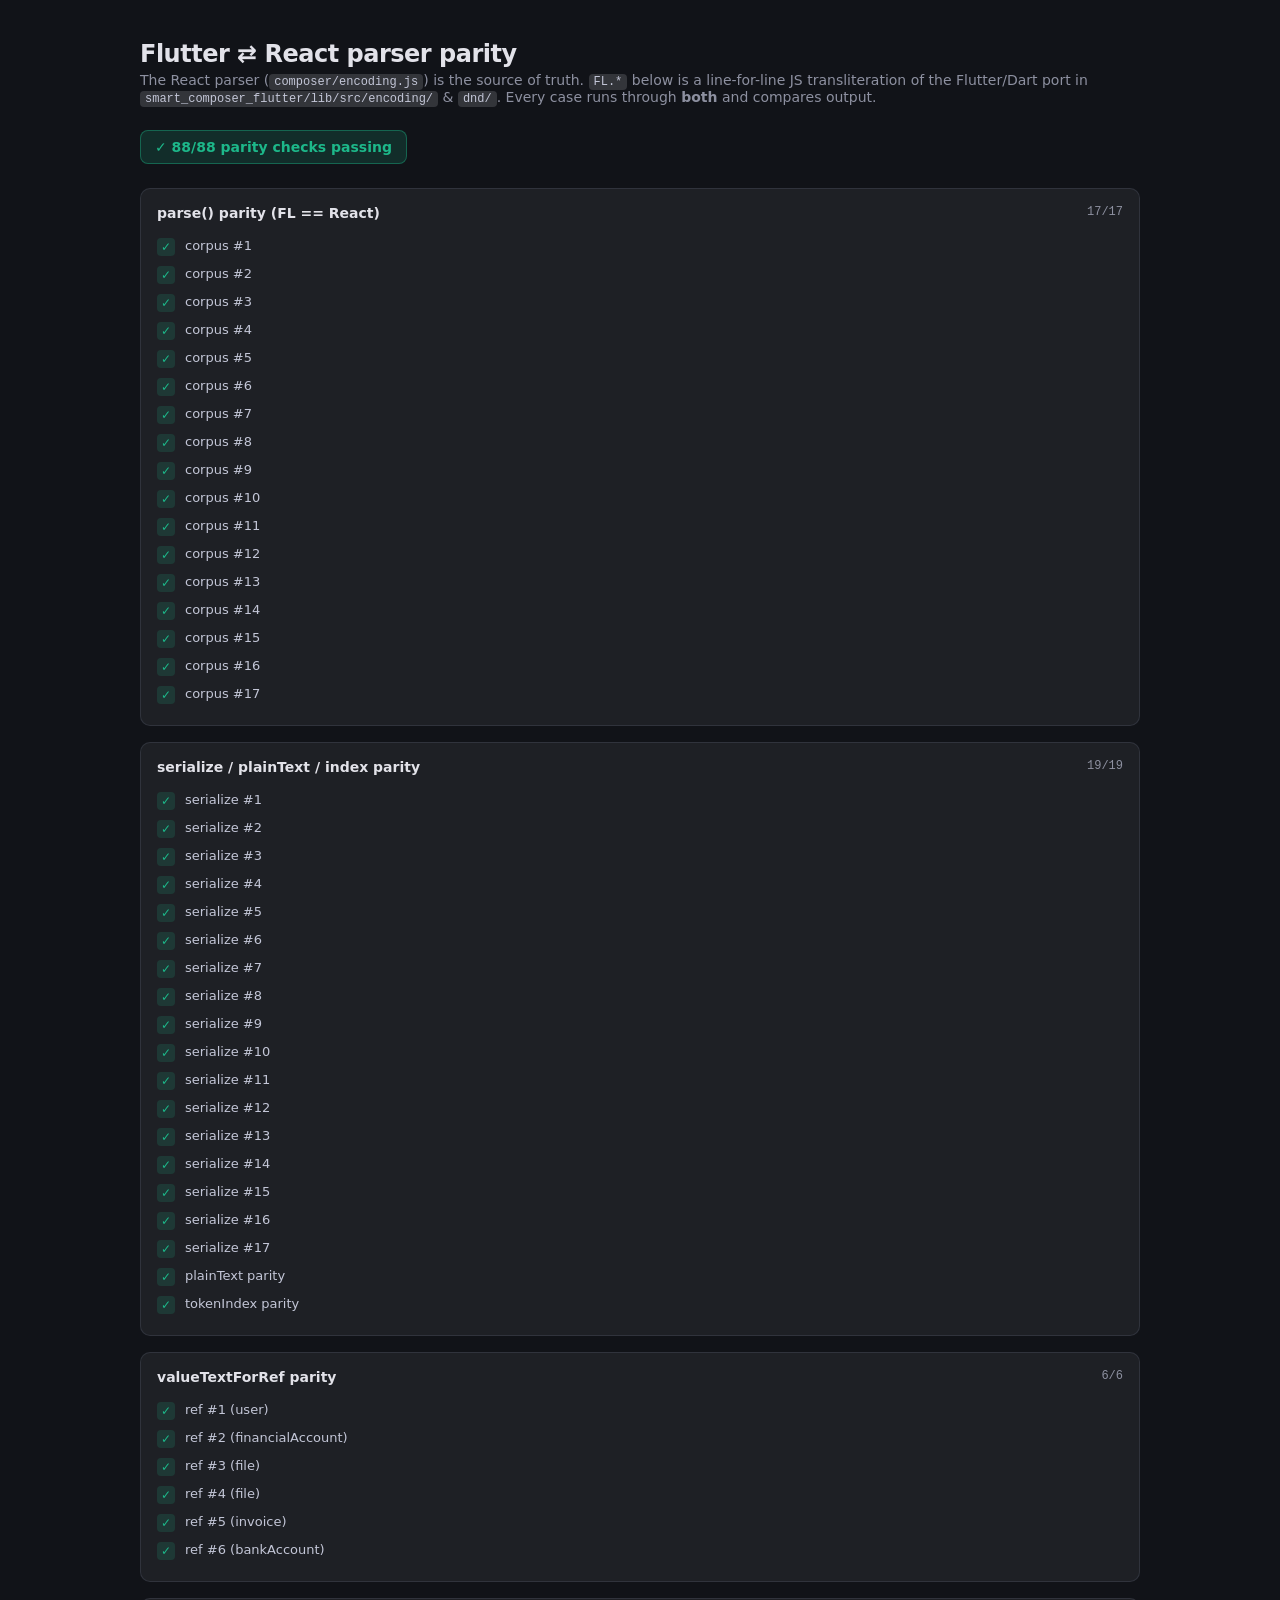
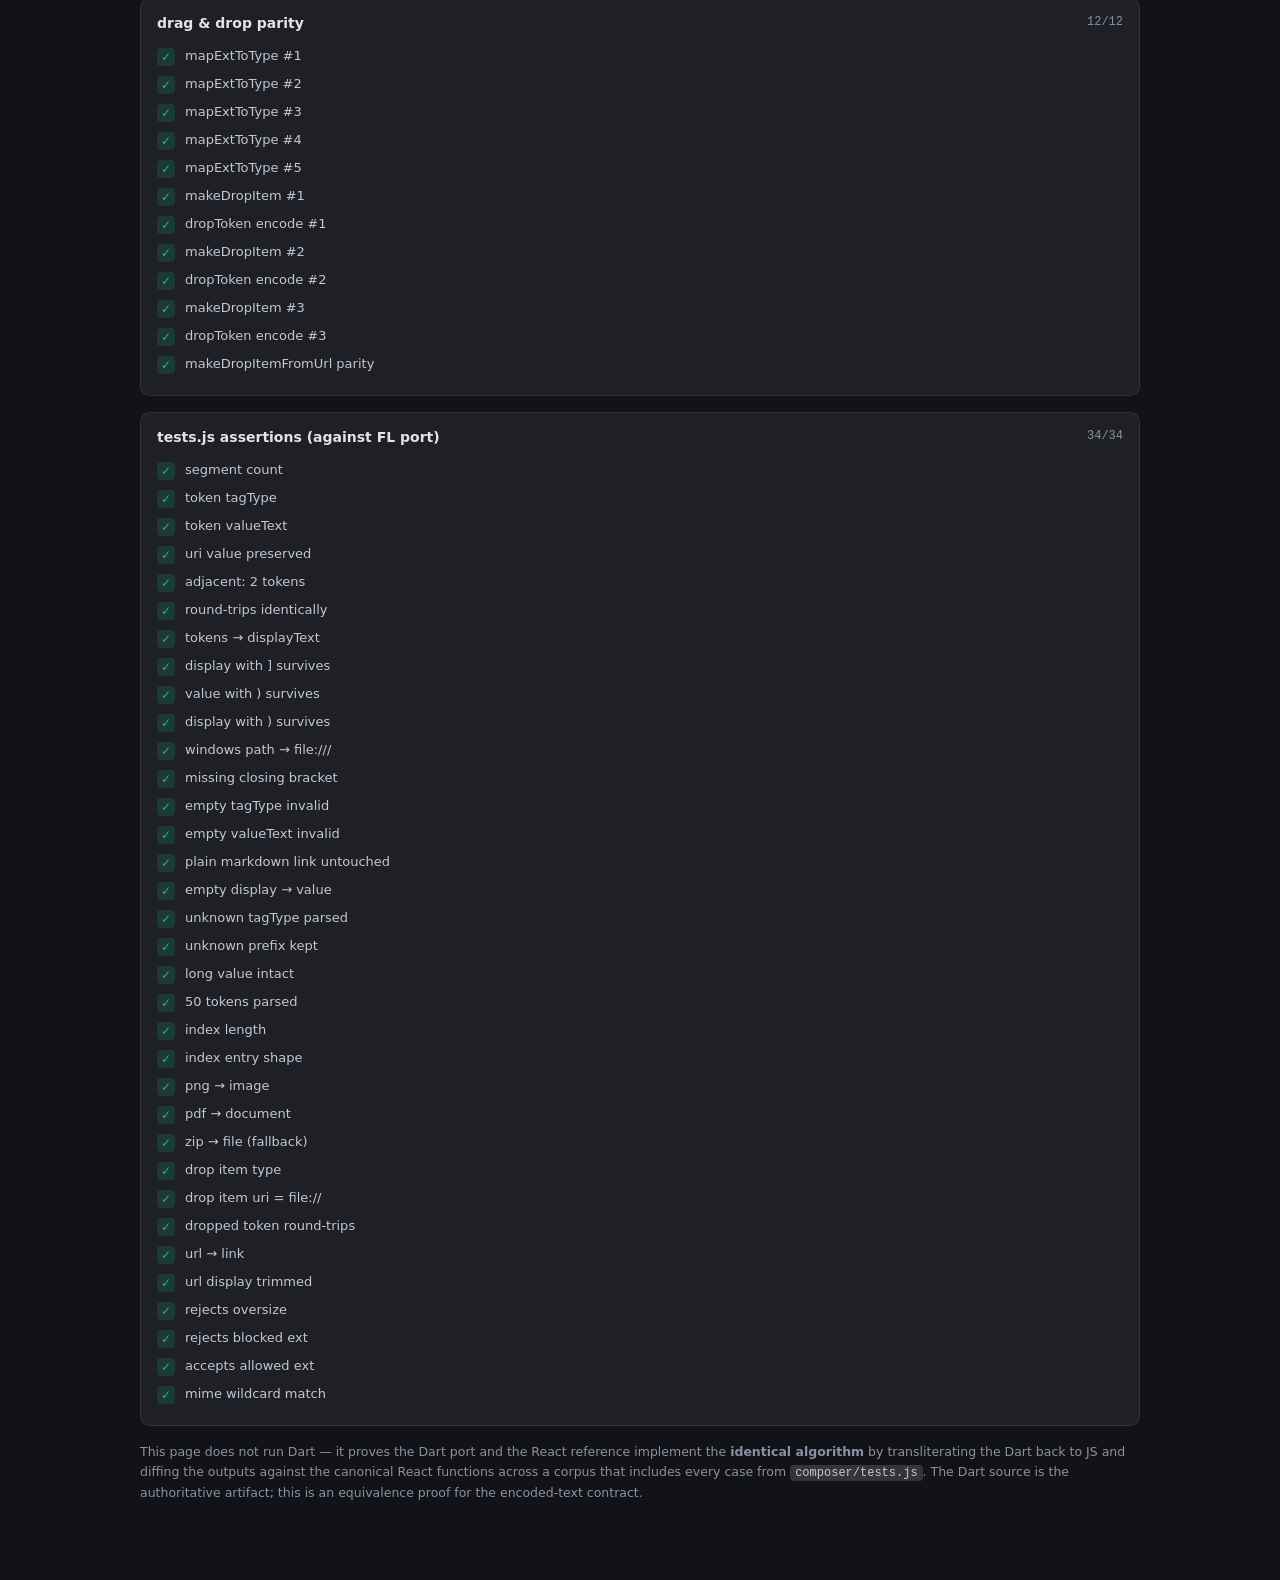
<file: docs/parser-parity.html>
<!DOCTYPE html>
<html lang="en" data-theme="dark">
<head>
<meta charset="UTF-8" />
<meta name="viewport" content="width=device-width, initial-scale=1" />
<title>SmartComposer · Flutter ⇄ React parser parity</title>
<style>
  :root{
    --bg:#111318; --card:#1E2025; --bg2:#33353A; --border:rgba(67,70,84,.5);
    --fg1:#E2E2E9; --fg2:#C3C6D7; --fg3:#8D90A0; --blue:#4A7CFF; --green:#1DB88A; --red:#EF4444; --orange:#F97316;
    --mono:'JetBrains Mono',ui-monospace,Menlo,monospace;
    --sans:'Inter',system-ui,sans-serif;
  }
  *{box-sizing:border-box}
  body{margin:0;background:var(--bg);color:var(--fg1);font-family:var(--sans);padding:40px 24px 80px;}
  .wrap{max-width:1000px;margin:0 auto;}
  h1{font-size:24px;font-weight:800;letter-spacing:-.5px;margin:0 0 4px;}
  .sub{color:var(--fg3);font-size:14px;margin:0 0 24px;}
  .summary{display:flex;gap:12px;align-items:center;margin:0 0 24px;flex-wrap:wrap;}
  .badge{display:inline-flex;align-items:center;gap:8px;padding:8px 14px;border-radius:8px;font-weight:700;font-size:14px;}
  .badge.pass{background:rgba(29,184,138,.16);color:var(--green);border:1px solid rgba(29,184,138,.4);}
  .badge.fail{background:rgba(239,68,68,.16);color:var(--red);border:1px solid rgba(239,68,68,.4);}
  .group{background:var(--card);border:1px solid var(--border);border-radius:10px;padding:16px;margin:0 0 16px;}
  .group h2{font-size:14px;margin:0 0 12px;display:flex;justify-content:space-between;color:var(--fg1);}
  .group h2 .c{color:var(--fg3);font-family:var(--mono);font-weight:500;font-size:12px;}
  .row{display:flex;gap:10px;align-items:flex-start;padding:5px 0;font-size:13px;}
  .row .dot{flex:none;width:18px;height:18px;border-radius:4px;display:grid;place-items:center;font-size:12px;font-weight:800;}
  .row.ok .dot{background:rgba(29,184,138,.16);color:var(--green);}
  .row.no .dot{background:rgba(239,68,68,.16);color:var(--red);}
  .row .name{color:var(--fg2);flex:1;}
  .row .detail{color:var(--red);font-family:var(--mono);font-size:11px;max-width:340px;text-align:right;}
  code.k{font-family:var(--mono);background:var(--bg2);padding:1px 5px;border-radius:4px;color:var(--fg2);font-size:12px;}
  .note{color:var(--fg3);font-size:12.5px;line-height:1.6;margin:16px 0 0;}
</style>
</head>
<body>
<div class="wrap">
  <h1>Flutter ⇄ React parser parity</h1>
  <p class="sub">The React parser (<code class="k">composer/encoding.js</code>) is the source of truth. <code class="k">FL.*</code> below is a line-for-line JS transliteration of the Flutter/Dart port in <code class="k">smart_composer_flutter/lib/src/encoding/</code> &amp; <code class="k">dnd/</code>. Every case runs through <b>both</b> and compares output.</p>
  <div class="summary" id="summary"></div>
  <div id="results"></div>
  <p class="note">This page does not run Dart — it proves the Dart port and the React reference implement the <b>identical algorithm</b> by transliterating the Dart back to JS and diffing the outputs against the canonical React functions across a corpus that includes every case from <code class="k">composer/tests.js</code>. The Dart source is the authoritative artifact; this is an equivalence proof for the encoded-text contract.</p>
</div>

<!-- the React source of truth -->
<script src="composer/model.js"></script>
<script src="composer/encoding.js"></script>
<script src="composer/dnd.js"></script>

<script>
/* =============================================================================
   FL.*  — faithful JS transliteration of the Flutter/Dart encoding port.
   Mirrors smart_composer_flutter/lib/src/encoding/{parser,serializer,
   encoding_util,bridge}.dart and dnd/dnd.dart exactly (same control flow).
============================================================================= */
const FL = (function () {
  const WORD = /[A-Za-z0-9_-]/;
  const isWord = (ch) => ch != null && WORD.test(ch);
  const at = (s, j) => (j >= 0 && j < s.length) ? s[j] : null; // mirrors Dart _at

  // ---- parser.dart ----
  function parseTokenAt(s, i) {
    let j = i + 1, prefix = '';
    while (j < s.length && !isWord(s[j]) && s[j] !== ':' && s[j] !== ']' && s[j] !== '[') { prefix += s[j]; j++; }
    let tagType = '';
    while (j < s.length && isWord(s[j])) { tagType += s[j]; j++; }
    if (at(s, j) !== ':') return { ok:false, reason:'missing-colon', end:j };
    j++;
    let display = '';
    while (j < s.length && s[j] !== ']') {
      if (s[j] === '\\' && j + 1 < s.length) { display += s[j+1] === 'n' ? '\n' : s[j+1]; j += 2; continue; }
      if (s[j] === '\n') return { ok:false, reason:'newline-in-token', end:j };
      display += s[j]; j++;
    }
    if (at(s, j) !== ']') return { ok:false, reason:'unterminated-display', end:j };
    j++;
    if (at(s, j) !== '(') return { ok:false, reason:'missing-paren', end:j };
    j++;
    let value = '';
    while (j < s.length && s[j] !== ')') {
      if (s[j] === '\\' && j + 1 < s.length) { value += s[j+1] === 'n' ? '\n' : s[j+1]; j += 2; continue; }
      if (s[j] === '\n') return { ok:false, reason:'newline-in-token', end:j };
      value += s[j]; j++;
    }
    if (at(s, j) !== ')') return { ok:false, reason:'unterminated-value', end:j };
    j++;
    if (!tagType) return { ok:false, reason:'empty-tagType', end:i };
    if (!value) return { ok:false, reason:'empty-valueText', end:i };
    return { ok:true, end:j, token:{
      prefix, tagType, displayText: display || value, valueText: value,
      rawText: s.slice(i, j), startOffset:i, endOffset:j, resolveState:'idle', metadata:{},
    }};
  }
  function parse(encodedText) {
    const s = encodedText == null ? '' : String(encodedText);
    const segments = [], tokens = [], errors = [];
    let i = 0, textStart = 0;
    const flush = (end) => { if (end > textStart) segments.push({ kind:'text', text:s.slice(textStart, end) }); };
    while (i < s.length) {
      if (s[i] === '\\' && at(s, i+1) === '[') { i += 2; continue; }
      if (s[i] === '[') {
        const r = parseTokenAt(s, i);
        if (r.ok) { flush(i); segments.push({ kind:'token', token:r.token }); tokens.push(r.token); i = r.end; textStart = i; continue; }
        errors.push({ index:i, reason:r.reason }); i++; continue;
      }
      i++;
    }
    flush(s.length);
    const plainText = segments.map((x) => x.kind === 'text' ? x.text : x.token.displayText).join('');
    return { encodedText:s, segments, tokens, errors, plainText };
  }

  // ---- encoding_util.dart ----
  const PREFIX_BY_TYPE = {
    '@': ['user','member','team','club','file','folder','document','image','video','source','link'],
    '#': ['task','project','invoice','report'],
    '$': ['tool','skill','plugin','financialAccount','bankAccount','payment','transaction'],
    '/': ['command'],
  };
  function prefixForType(type){ for (const p in PREFIX_BY_TYPE) if (PREFIX_BY_TYPE[p].includes(type)) return p; return '@'; }
  function schemeForType(type){
    const special = { financialAccount:'financial-account', bankAccount:'bank-account' };
    if (special[type]) return special[type];
    return type.replace(/([a-z])([A-Z])/g, '$1-$2').toLowerCase();
  }
  const escDisplay = (s) => String(s).replace(/\\/g,'\\\\').replace(/\]/g,'\\]').replace(/\n/g,'\\n');
  const escValue   = (s) => String(s).replace(/\\/g,'\\\\').replace(/\)/g,'\\)').replace(/\n/g,'\\n');

  // ---- serializer.dart ----
  function tokenToEncoded(t){
    const prefix = (t.prefix != null && t.prefix !== '') ? t.prefix : prefixForType(t.tagType);
    const display = escDisplay(t.displayText || t.valueText || '');
    return `[${prefix}${t.tagType}:${display}](${escValue(t.valueText || '')})`;
  }
  function serializeSegments(segments){
    return segments.map((s) => s.kind === 'text' ? s.text : tokenToEncoded(s.token)).join('');
  }
  const plainTextConvert = (s) => parse(s).plainText;
  const tokenIndexExtract = (s) => parse(s).tokens.map((t) => ({ prefix:t.prefix, tagType:t.tagType, displayText:t.displayText, valueText:t.valueText }));

  // ---- bridge.dart ----
  const FILE_TYPES = ['file','folder','document','image','video'];
  const URI_RE = /^[a-z][\w+.-]*:\/\//i;
  const WIN_RE = /^[a-zA-Z]:[\\/]/;
  const slug = (s) => String(s||'').trim().toLowerCase().replace(/[^a-z0-9]+/g,'-').replace(/^-+|-+$/g,'');
  const firstNonEmpty = (arr) => { for (const c of arr) if (c) return c; return ''; };
  function valueTextForRef(ref){
    const v = ref.value != null ? String(ref.value) : '';
    if (v && URI_RE.test(v)) return v;
    if (ref.url) return ref.url;
    if (FILE_TYPES.includes(ref.type)) {
      const p = firstNonEmpty([ref.path, v, ref.title]);
      if (URI_RE.test(p)) return p;
      if (WIN_RE.test(p)) return 'file:///' + p.replace(/\\/g,'/');
      return 'file:///' + p.replace(/^\/+/, '');
    }
    const id = firstNonEmpty([v, ref.id, slug(ref.title)]);
    return `${schemeForType(ref.type)}://${id}`;
  }

  // ---- dnd.dart ----
  const EXT = {
    image:['png','jpg','jpeg','gif','webp','svg','bmp','heic','avif'],
    video:['mp4','mov','avi','mkv','webm','m4v'],
    document:['pdf','doc','docx','xls','xlsx','ppt','pptx','txt','csv','md','rtf','pages','numbers','key'],
  };
  function mapExtToType(ext, mime){
    const e = (ext||'').toLowerCase(), m = (mime||'').toLowerCase();
    if (m.startsWith('image/') || EXT.image.includes(e)) return 'image';
    if (m.startsWith('video/') || EXT.video.includes(e)) return 'video';
    if (EXT.document.includes(e) || /pdf|word|excel|powerpoint|spreadsheet|presentation|msword|officedocument|csv|text\/plain/.test(m)) return 'document';
    return 'file';
  }
  const extOf = (name) => { const m = /\.([A-Za-z0-9]+)$/.exec(name); return m ? m[1].toLowerCase() : ''; };
  const basename = (p) => p.split(/[\\/]/).pop();
  function fileUri(p){
    if (/^[a-z][\w+.-]*:\/\//i.test(p)) return p;
    if (/^[a-zA-Z]:[\\/]/.test(p)) return 'file:///' + p.replace(/\\/g,'/');
    if (p.startsWith('/')) return 'file://' + p;
    return 'file:///' + encodeURI(p).replace(/^\/+/, '');
  }
  function makeDropItem(raw){
    const name = raw.name || (raw.path ? basename(raw.path) : null) || (raw.uri ? basename(raw.uri) : null) || 'file';
    const ext = raw.extension || extOf(name);
    const type = raw.type || mapExtToType(ext, raw.mimeType);
    return { type, name, path:raw.path||'', uri:raw.uri || fileUri(raw.path||name), mimeType:raw.mimeType||'', extension:ext, size:raw.size||0 };
  }
  function makeDropItemFromUrl(url){
    const clean = url.trim();
    const label = clean.replace(/^https?:\/\//,'').replace(/\/$/,'');
    return makeDropItem({ type:'link', name:label, uri:clean, mimeType:'text/uri-list', source:'url', isLocal:false, isRemote:true });
  }
  function dropItemToToken(item){
    return { prefix:prefixForType(item.type), tagType:item.type, displayText:item.name, valueText:item.uri, rawText:'', metadata:item.metadata||{}, resolveState:'idle' };
  }
  function dropValidate(item, cfg){
    cfg = cfg || {};
    const blocked = cfg.blockedExtensions || ['exe','bat','cmd','sh','dll','msi','app'];
    const maxFileSize = cfg.maxFileSize != null ? cfg.maxFileSize : 25*1024*1024;
    const errors = [];
    const ext = (item.extension||'').toLowerCase();
    if (blocked.includes(ext)) errors.push({ code:'blockedType' });
    if (cfg.allowedExtensions && ext && !cfg.allowedExtensions.includes(ext)) errors.push({ code:'extensionNotAllowed' });
    const mimeOk = (mime, list) => list.some((p) => p === mime || (p.endsWith('/*') && mime.startsWith(p.slice(0,-1))));
    if (cfg.allowedMimeTypes && item.mimeType && !mimeOk(item.mimeType, cfg.allowedMimeTypes)) errors.push({ code:'mimeNotAllowed' });
    if (item.size > 0 && item.size > maxFileSize) errors.push({ code:'tooLarge' });
    return { valid: errors.length === 0, errors, item };
  }

  return { parse, prefixForType, schemeForType, tokenToEncoded, serializeSegments, plainTextConvert,
           tokenIndexExtract, valueTextForRef, mapExtToType, makeDropItem, makeDropItemFromUrl,
           dropItemToToken, dropValidate };
})();

/* =============================================================================
   Comparison harness: run a corpus through BOTH SC (React) and FL (Dart-port),
   plus the exact assertions from composer/tests.js using FL.
============================================================================= */
(function () {
  const results = [];
  let group = '';
  const G = (g) => group = g;
  const ok = (name, cond, detail) => results.push({ group, name, pass: !!cond, detail: detail || '' });
  const tokShape = (t) => ({ prefix:t.prefix, tagType:t.tagType, displayText:t.displayText, valueText:t.valueText });
  const J = JSON.stringify;

  // ---- 1. parse parity across a corpus ----
  G('parse() parity (FL == React)');
  const CORPUS = [
    'Hello [@user:Ahmed](user://user_123)!',
    '[$tool:Browser Use](skill://openai-bundled/browser-use/0.1.0-alpha1/browser)',
    '[@user:A](user://a)[#task:B](task://b)',
    'lead [@user:A](user://a)',
    'Pay [#invoice:INV-2026-001](invoice://INV-2026-001) from [$financialAccount:Main Bank Account](financial-account://main_bank_account).',
    'see [docs](https://x.y)',
    '[@user:Ahmed(user://x)',
    '[@user:Ahmed] hi',
    '[@:Ahmed](user://x)',
    '[@user:Ahmed]()',
    '[@user:](user://user_9)',
    '[~widget:Gadget](widget://w_1)',
    'escaped \\[not a token] stays text',
    'multi\nline [@user:A](user://a) tail',
    '[@file:weird) name](file:///a/b\\)c.pdf)',
    'I want you to use [$tool:Browser Use](skill://o/b) on [@source:Documents](plugin://documents@x).',
    Array.from({length:12},(_,i)=>`[#task:T${i}](task://t_${i})`).join(' '),
  ];
  CORPUS.forEach((src, i) => {
    const a = SC.SmartComposerParser.parse(src);
    const b = FL.parse(src);
    const same =
      a.segments.length === b.segments.length &&
      a.tokens.length === b.tokens.length &&
      a.errors.length === b.errors.length &&
      a.plainText === b.plainText &&
      J(a.tokens.map(tokShape)) === J(b.tokens.map(tokShape)) &&
      J(a.segments.map(s=>s.kind)) === J(b.segments.map(s=>s.kind));
    ok(`corpus #${i+1}`, same, same ? '' : `tokens ${J(b.tokens.map(tokShape))} vs ${J(a.tokens.map(tokShape))}`);
  });

  // ---- 2. serializer / plainText / tokenIndex parity ----
  G('serialize / plainText / index parity');
  CORPUS.forEach((src, i) => {
    const aSer = SC.SmartComposerSerializer.serialize({ segments: SC.SmartComposerParser.parse(src).segments });
    const bSer = FL.serializeSegments(FL.parse(src).segments);
    ok(`serialize #${i+1}`, aSer === bSer, aSer === bSer ? '' : `${bSer} ≠ ${aSer}`);
  });
  ok('plainText parity', CORPUS.every(s => SC.SmartComposerPlainTextConverter.convert(s) === FL.plainTextConvert(s)));
  ok('tokenIndex parity', CORPUS.every(s => J(SC.SmartComposerTokenIndex.extract(s)) === J(FL.tokenIndexExtract(s))));

  // ---- 3. bridge: valueTextForRef parity ----
  G('valueTextForRef parity');
  const REFS = [
    { type:'user', title:'Ahmed', id:'user_123' },
    { type:'financialAccount', title:'Main Bank Account' },
    { type:'file', title:'client-a.pdf', path:'C:\\Users\\Al-saiary\\contracts\\client-a.pdf' },
    { type:'file', title:'a', path:'/var/log/a.txt' },
    { type:'invoice', title:'INV-1', value:'invoice://INV-1' },
    { type:'bankAccount', title:'Al-Rajhi 6612' },
  ];
  REFS.forEach((r, i) => {
    const ref = SC.createReference(r);
    const a = SC.valueTextForRef(ref);
    const b = FL.valueTextForRef(ref);
    ok(`ref #${i+1} (${r.type})`, a === b, a === b ? '' : `${b} ≠ ${a}`);
  });

  // ---- 4. dnd parity ----
  G('drag & drop parity');
  [['png','image/png'],['mp4','video/mp4'],['pdf','application/pdf'],['zip','application/zip'],['','application/vnd.ms-excel'.replace('vnd.ms-excel','vnd.ms-excel')]]
    .forEach(([e,m],i)=>ok(`mapExtToType #${i+1}`, SC.mapExtToType(e,m)===FL.mapExtToType(e,m), `${FL.mapExtToType(e,m)} vs ${SC.mapExtToType(e,m)}`));
  [{name:'client-a.pdf',path:'C:\\contracts\\client-a.pdf',size:2400000},{name:'a.png',mimeType:'image/png',size:1000},{name:'installer.exe',size:10}]
    .forEach((raw,i)=>{
      const a = SC.makeDropItem(raw), b = FL.makeDropItem(raw);
      ok(`makeDropItem #${i+1}`, a.type===b.type && a.uri===b.uri && a.name===b.name, `${b.type}/${b.uri} vs ${a.type}/${a.uri}`);
      const ta = SC.tokenToEncoded(SC.dropItemToToken(a)), tb = FL.tokenToEncoded(FL.dropItemToToken(b));
      ok(`dropToken encode #${i+1}`, ta===tb, `${tb} ≠ ${ta}`);
    });
  ok('makeDropItemFromUrl parity', (()=>{const a=SC.makeDropItemFromUrl('https://genius.link/q4-board/');const b=FL.makeDropItemFromUrl('https://genius.link/q4-board/');return a.type===b.type&&a.name===b.name;})());

  // ---- 5. the EXACT assertions from composer/tests.js, run against FL ----
  G('tests.js assertions (against FL port)');
  const eq = (name,a,b)=>ok(name, a===b, a===b?'':`got ${J(a)} ≠ ${J(b)}`);
  {
    const r = FL.parse('Hello [@user:Ahmed](user://user_123)!');
    eq('segment count', r.segments.length, 3);
    eq('token tagType', r.tokens[0].tagType, 'user');
    eq('token valueText', r.tokens[0].valueText, 'user://user_123');
  }
  eq('uri value preserved', FL.parse('[$tool:Browser Use](skill://openai-bundled/browser-use/0.1.0-alpha1/browser)').tokens[0].valueText, 'skill://openai-bundled/browser-use/0.1.0-alpha1/browser');
  eq('adjacent: 2 tokens', FL.parse('[@user:A](user://a)[#task:B](task://b)').tokens.length, 2);
  {
    const src='Pay [#invoice:INV-2026-001](invoice://INV-2026-001) from [$financialAccount:Main Bank Account](financial-account://main_bank_account).';
    eq('round-trips identically', FL.serializeSegments(FL.parse(src).segments), src);
  }
  eq('tokens → displayText', FL.plainTextConvert('Pay invoice [#invoice:INV-2026-001](invoice://INV-2026-001) from [$financialAccount:Main Bank Account](financial-account://main_bank_account).'), 'Pay invoice INV-2026-001 from Main Bank Account.');
  {
    const t={prefix:'@',tagType:'user',displayText:'Ahmed: Lead [VIP]',valueText:'user://u_1'};
    eq('display with ] survives', FL.parse(FL.tokenToEncoded(t)).tokens[0].displayText, 'Ahmed: Lead [VIP]');
    const t2={prefix:'@',tagType:'file',displayText:'weird) name',valueText:'file:///a/b(c).pdf'};
    const back2=FL.parse(FL.tokenToEncoded(t2)).tokens[0];
    eq('value with ) survives', back2.valueText, 'file:///a/b(c).pdf');
    eq('display with ) survives', back2.displayText, 'weird) name');
  }
  eq('windows path → file:///', FL.valueTextForRef(SC.createReference({type:'file',title:'client-a.pdf',path:'C:\\Users\\Al-saiary\\contracts\\client-a.pdf'})), 'file:///C:/Users/Al-saiary/contracts/client-a.pdf');
  eq('missing closing bracket', FL.parse('[@user:Ahmed(user://x)').tokens.length, 0);
  eq('empty tagType invalid', FL.parse('[@:Ahmed](user://x)').tokens.length, 0);
  eq('empty valueText invalid', FL.parse('[@user:Ahmed]()').tokens.length, 0);
  eq('plain markdown link untouched', FL.parse('see [docs](https://x.y)').tokens.length, 0);
  eq('empty display → value', FL.parse('[@user:](user://user_9)').tokens[0].displayText, 'user://user_9');
  eq('unknown tagType parsed', FL.parse('[~widget:Gadget](widget://w_1)').tokens.length, 1);
  eq('unknown prefix kept', FL.parse('[~widget:Gadget](widget://w_1)').tokens[0].prefix, '~');
  {
    const long='x'.repeat(2000);
    eq('long value intact', FL.parse(`[@file:big](file:///${long})`).tokens[0].valueText.length, ('file:///'+long).length);
    const many=Array.from({length:50},(_,i)=>`[#task:T${i}](task://t_${i})`).join(' ');
    eq('50 tokens parsed', FL.parse(many).tokens.length, 50);
  }
  {
    const idx=FL.tokenIndexExtract('[#invoice:INV-1](invoice://1) & [@user:A](user://a)');
    eq('index length', idx.length, 2);
    eq('index entry shape', Object.keys(idx[0]).sort().join(','), 'displayText,prefix,tagType,valueText');
  }
  {
    eq('png → image', FL.mapExtToType('png','image/png'), 'image');
    eq('pdf → document', FL.mapExtToType('pdf','application/pdf'), 'document');
    eq('zip → file (fallback)', FL.mapExtToType('zip','application/zip'), 'file');
    const item=FL.makeDropItem({name:'client-a.pdf',path:'C:\\contracts\\client-a.pdf',size:2400000});
    eq('drop item type', item.type, 'document');
    eq('drop item uri = file://', item.uri, 'file:///C:/contracts/client-a.pdf');
    eq('dropped token round-trips', FL.parse(FL.tokenToEncoded(FL.dropItemToToken(item))).tokens[0].valueText, 'file:///C:/contracts/client-a.pdf');
    const url=FL.makeDropItemFromUrl('https://genius.link/q4-board/');
    eq('url → link', url.type, 'link');
    eq('url display trimmed', url.name, 'genius.link/q4-board');
  }
  {
    const big=FL.makeDropItem({name:'huge.zip',size:48*1024*1024});
    ok('rejects oversize', FL.dropValidate(big,{maxFileSize:25*1024*1024}).valid===false);
    const exe=FL.makeDropItem({name:'installer.exe',size:10});
    ok('rejects blocked ext', FL.dropValidate(exe,{}).valid===false);
    const png=FL.makeDropItem({name:'a.png',mimeType:'image/png',size:1000});
    ok('accepts allowed ext', FL.dropValidate(png,{allowedExtensions:['png']}).valid===true);
    ok('mime wildcard match', FL.dropValidate(png,{allowedMimeTypes:['image/*']}).valid===true);
  }

  /* render */
  const pass = results.filter(r=>r.pass).length, total = results.length, fail = total - pass;
  const groups = {};
  results.forEach(r => (groups[r.group]=groups[r.group]||[]).push(r));
  document.getElementById('summary').innerHTML =
    `<span class="badge ${fail===0?'pass':'fail'}">${fail===0?'✓':'✕'} ${pass}/${total} parity checks passing</span>` +
    (fail>0?`<span class="badge fail">${fail} failing</span>`:'');
  document.getElementById('results').innerHTML = Object.keys(groups).map(g => {
    const rows = groups[g];
    const gp = rows.filter(r=>r.pass).length;
    return `<div class="group"><h2>${g}<span class="c">${gp}/${rows.length}</span></h2>` +
      rows.map(r => `<div class="row ${r.pass?'ok':'no'}"><span class="dot">${r.pass?'✓':'✕'}</span><span class="name">${r.name}</span>${r.pass?'':`<span class="detail">${r.detail}</span>`}</div>`).join('') +
      `</div>`;
  }).join('');
})();
</script>
</body>
</html>
</file>
